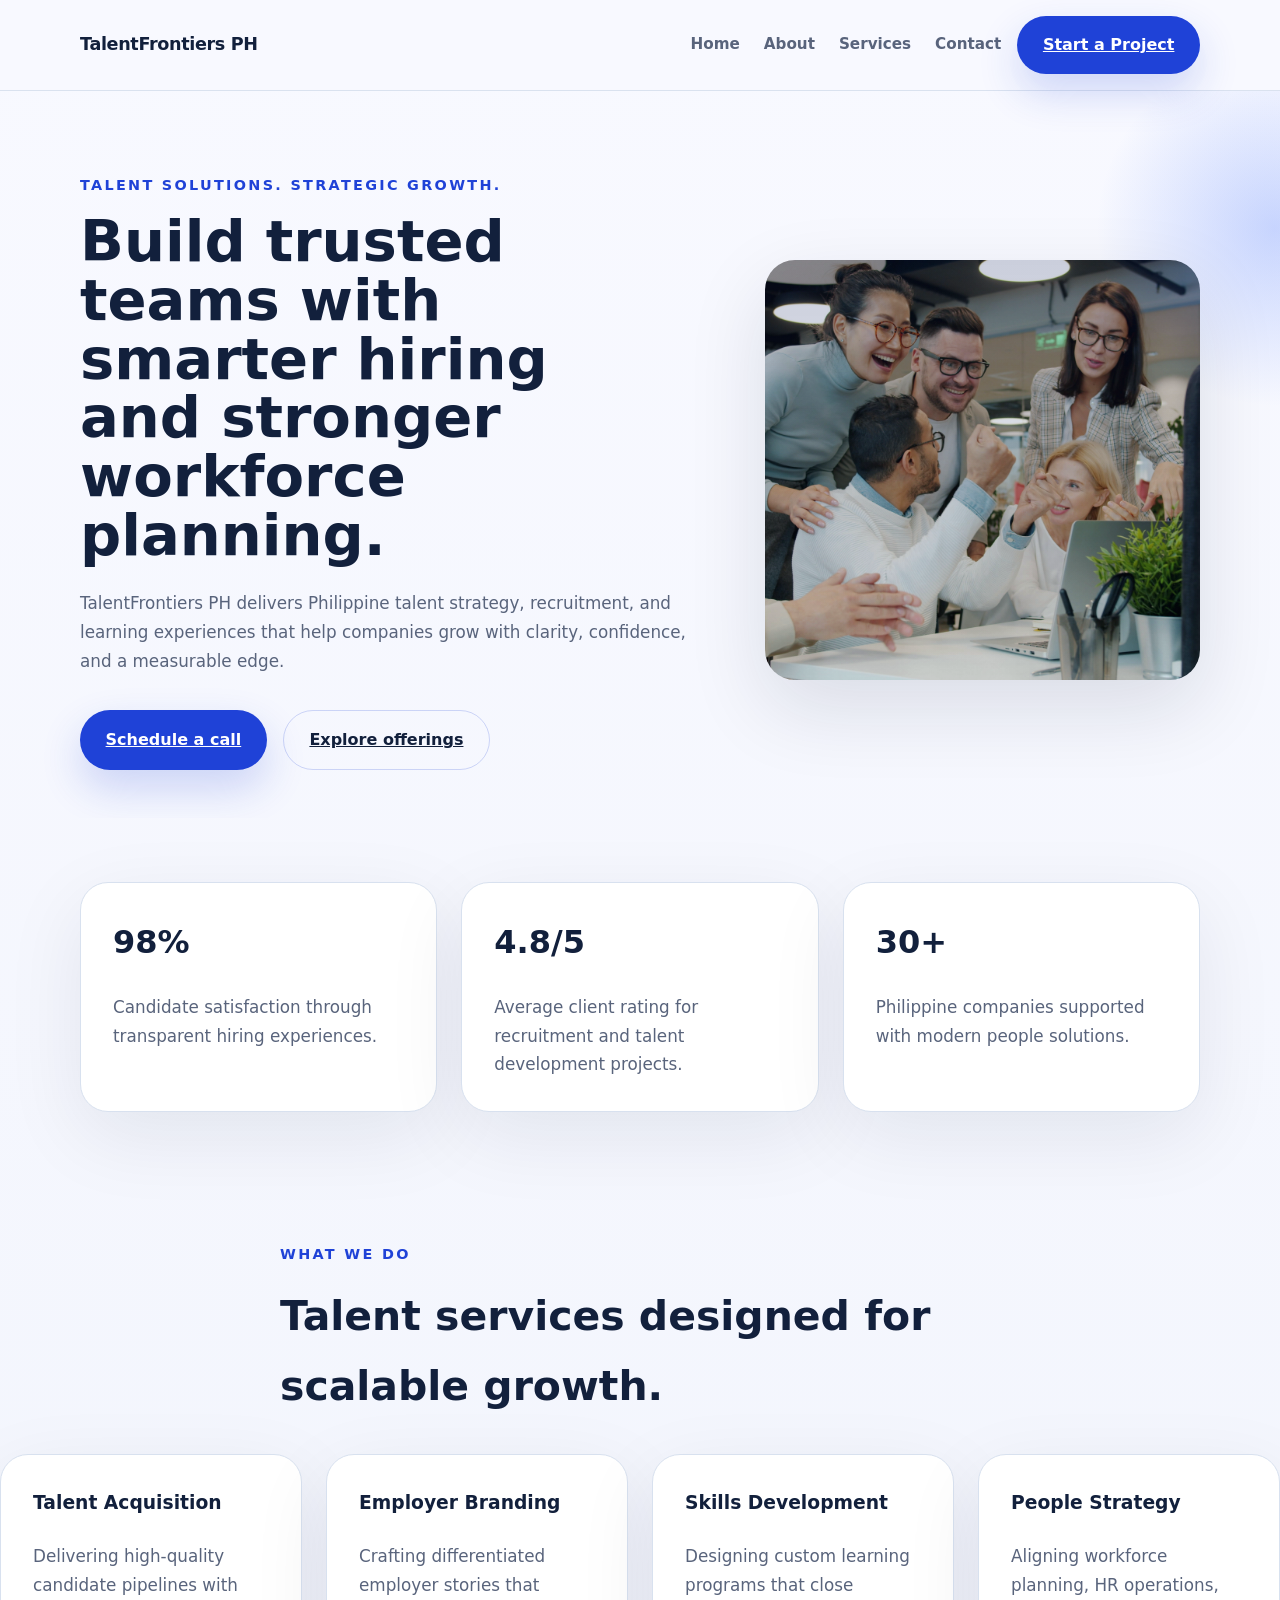
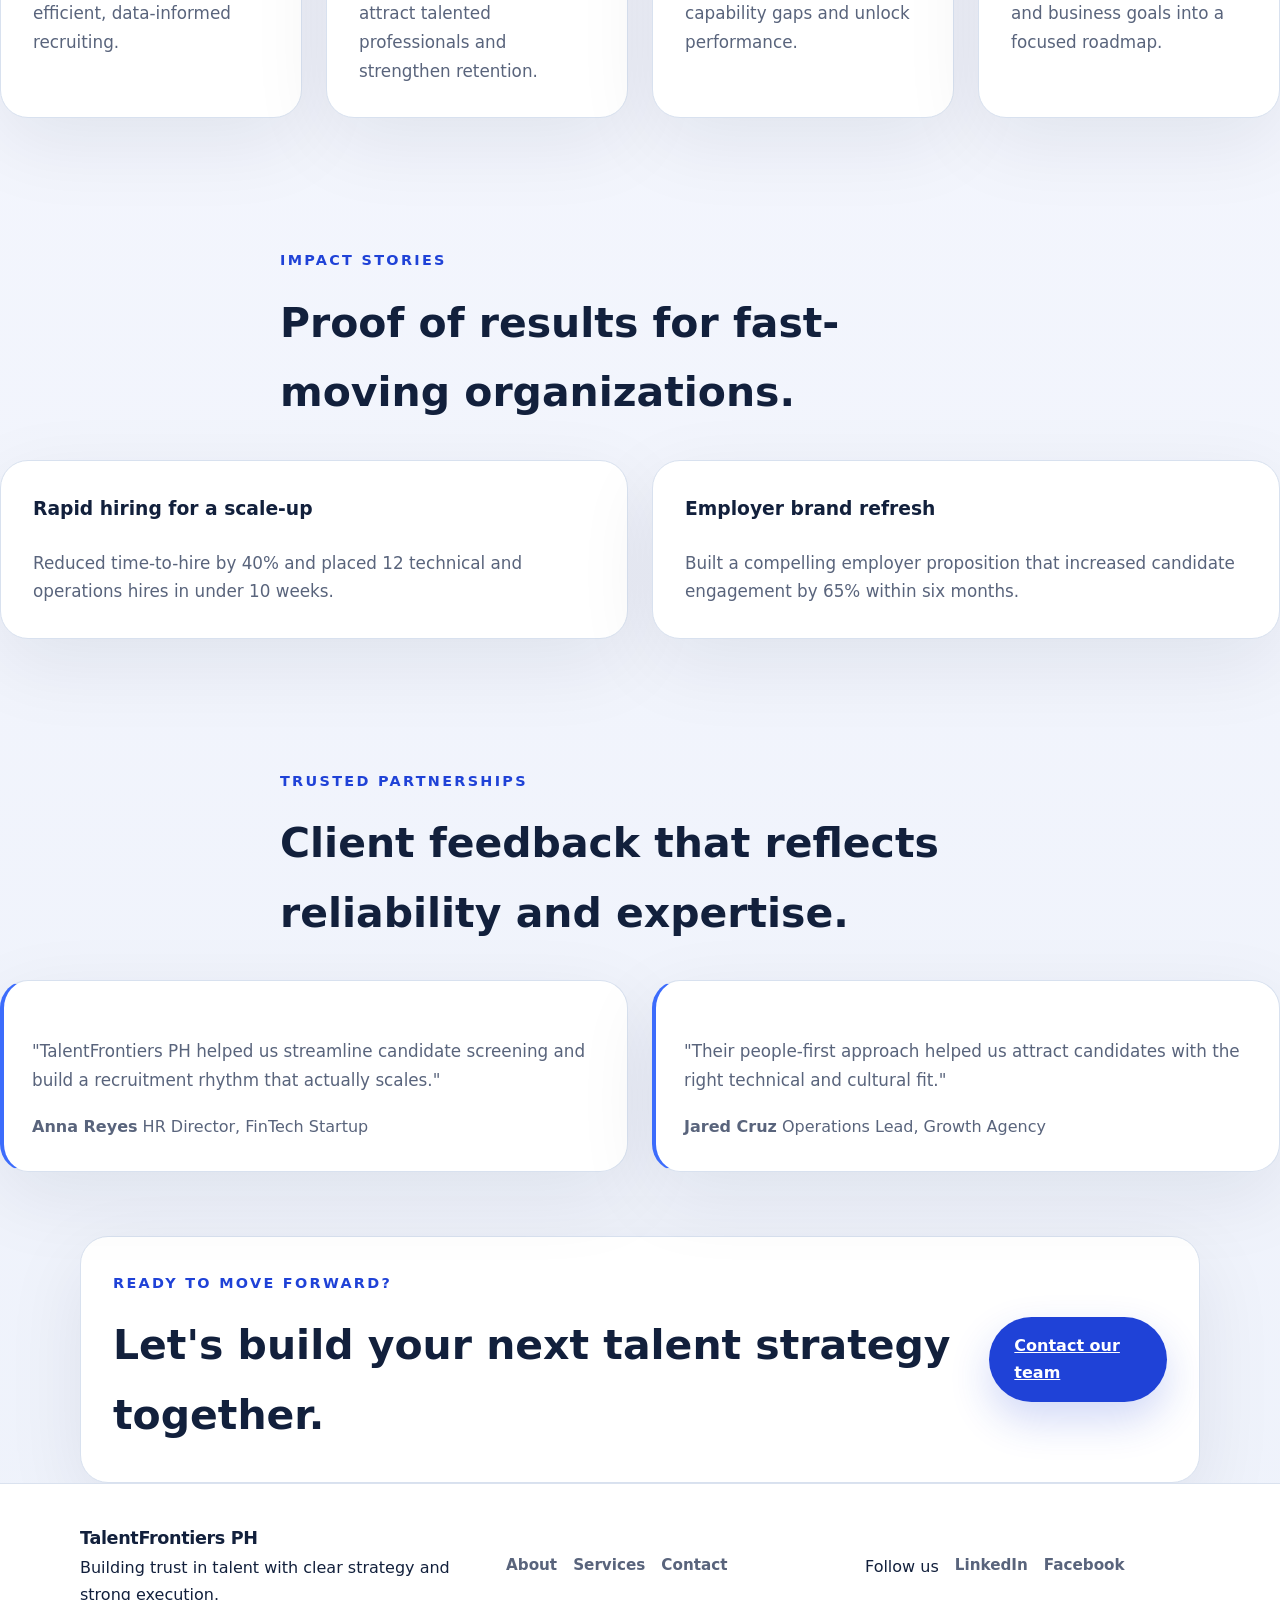
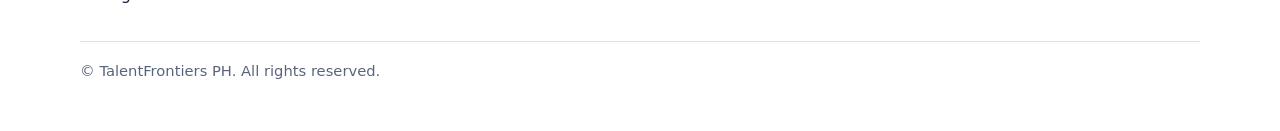
<file: index.html>
<!DOCTYPE html>
<html lang="en">
<head>
  <meta charset="UTF-8" />
  <meta name="viewport" content="width=device-width, initial-scale=1.0" />
  <title>TalentFrontiers PH</title>
  <meta name="description" content="TalentFrontiers PH provides modern talent strategy, recruitment, and learning solutions for Philippine businesses." />
  <link rel="stylesheet" href="styles-new.css" />
</head>
<body>
  <header class="site-header">
    <div class="container header-inner">
      <a href="index.html" class="brand">TalentFrontiers PH</a>
      <button class="nav-toggle" aria-label="Open navigation">
        <span></span>
        <span></span>
        <span></span>
      </button>
      <nav class="site-nav">
        <a href="index.html">Home</a>
        <a href="about.html">About</a>
        <a href="services.html">Services</a>
        <a href="contact.html">Contact</a>
      </nav>
      <a href="contact.html" class="button button-primary header-cta">Start a Project</a>
    </div>
  </header>

  <main>
    <section class="hero" id="home">
      <div class="container hero-grid">
        <div class="hero-copy">
          <span class="eyebrow">Talent Solutions. Strategic Growth.</span>
          <h1>Build trusted teams with smarter hiring and stronger workforce planning.</h1>
          <p>TalentFrontiers PH delivers Philippine talent strategy, recruitment, and learning experiences that help companies grow with clarity, confidence, and a measurable edge.</p>
          <div class="hero-actions">
            <a href="contact.html" class="button button-primary">Schedule a call</a>
            <a href="services.html" class="button button-secondary">Explore offerings</a>
          </div>
        </div>
        <div class="hero-visual" aria-hidden="true"></div>
      </div>
    </section>

    <section class="section stats" aria-label="Performance highlights">
      <div class="container stats-grid">
        <article class="stat-card">
          <strong>98%</strong>
          <p>Candidate satisfaction through transparent hiring experiences.</p>
        </article>
        <article class="stat-card">
          <strong>4.8/5</strong>
          <p>Average client rating for recruitment and talent development projects.</p>
        </article>
        <article class="stat-card">
          <strong>30+</strong>
          <p>Philippine companies supported with modern people solutions.</p>
        </article>
      </div>
    </section>

    <section class="section services-preview" id="services">
      <div class="container section-head">
        <span class="eyebrow">What we do</span>
        <h2>Talent services designed for scalable growth.</h2>
      </div>
      <div class="service-grid">
        <article class="service-card">
          <h3>Talent Acquisition</h3>
          <p>Delivering high-quality candidate pipelines with efficient, data-informed recruiting.</p>
        </article>
        <article class="service-card">
          <h3>Employer Branding</h3>
          <p>Crafting differentiated employer stories that attract talented professionals and strengthen retention.</p>
        </article>
        <article class="service-card">
          <h3>Skills Development</h3>
          <p>Designing custom learning programs that close capability gaps and unlock performance.</p>
        </article>
        <article class="service-card">
          <h3>People Strategy</h3>
          <p>Aligning workforce planning, HR operations, and business goals into a focused roadmap.</p>
        </article>
      </div>
    </section>

    <section class="section case-studies">
      <div class="container section-head">
        <span class="eyebrow">Impact stories</span>
        <h2>Proof of results for fast-moving organizations.</h2>
      </div>
      <div class="case-grid">
        <article class="case-card">
          <h3>Rapid hiring for a scale-up</h3>
          <p>Reduced time-to-hire by 40% and placed 12 technical and operations hires in under 10 weeks.</p>
        </article>
        <article class="case-card">
          <h3>Employer brand refresh</h3>
          <p>Built a compelling employer proposition that increased candidate engagement by 65% within six months.</p>
        </article>
      </div>
    </section>

    <section class="section testimonials" id="testimonials">
      <div class="container section-head">
        <span class="eyebrow">Trusted partnerships</span>
        <h2>Client feedback that reflects reliability and expertise.</h2>
      </div>
      <div class="testimonial-grid">
        <article class="testimonial-card">
          <p>"TalentFrontiers PH helped us streamline candidate screening and build a recruitment rhythm that actually scales."</p>
          <div class="testimonial-meta">
            <strong>Anna Reyes</strong>
            <span>HR Director, FinTech Startup</span>
          </div>
        </article>
        <article class="testimonial-card">
          <p>"Their people-first approach helped us attract candidates with the right technical and cultural fit."</p>
          <div class="testimonial-meta">
            <strong>Jared Cruz</strong>
            <span>Operations Lead, Growth Agency</span>
          </div>
        </article>
      </div>
    </section>

    <section class="section callout">
      <div class="container callout-card">
        <div>
          <span class="eyebrow">Ready to move forward?</span>
          <h2>Let's build your next talent strategy together.</h2>
        </div>
        <a href="contact.html" class="button button-primary">Contact our team</a>
      </div>
    </section>
  </main>

  <footer class="site-footer">
    <div class="container footer-grid">
      <div>
        <a href="index.html" class="brand">TalentFrontiers PH</a>
        <p>Building trust in talent with clear strategy and strong execution.</p>
      </div>
      <div class="footer-links">
        <a href="about.html">About</a>
        <a href="services.html">Services</a>
        <a href="contact.html">Contact</a>
      </div>
      <div class="social-links">
        <span>Follow us</span>
        <a href="#" aria-label="LinkedIn">LinkedIn</a>
        <a href="#" aria-label="Facebook">Facebook</a>
      </div>
    </div>
    <div class="container footer-bottom">
      <p>© <span class="footer-year"></span> TalentFrontiers PH. All rights reserved.</p>
    </div>
  </footer>

  <script src="script.js" ></script>
</body>
</html>
</file>
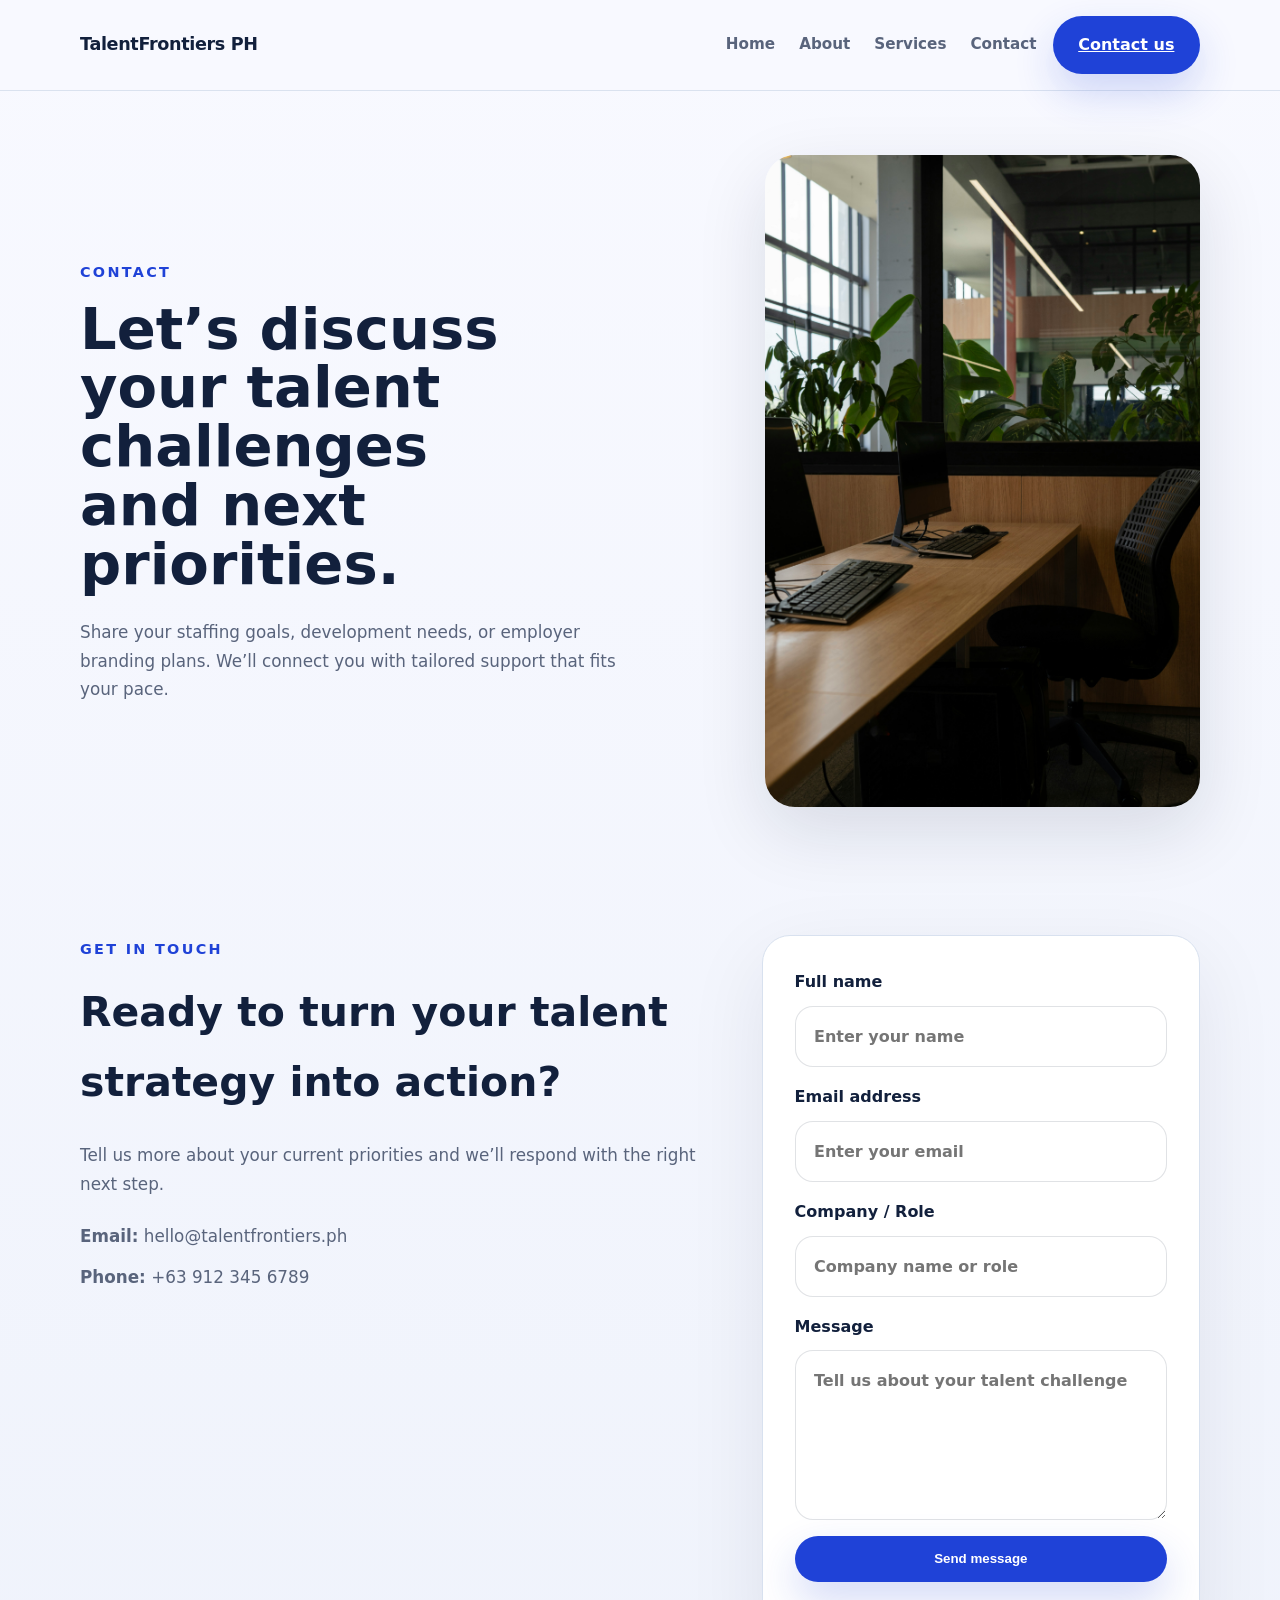
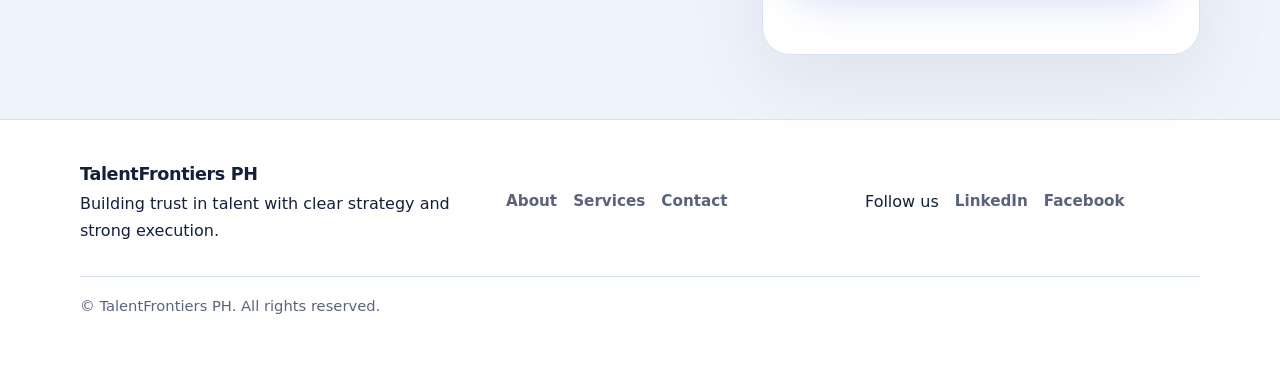
<file: contact.html>
<!DOCTYPE html>
<html lang="en">
<head>
  <meta charset="UTF-8" />
  <meta name="viewport" content="width=device-width, initial-scale=1.0" />
  <title>Contact – TalentFrontiers PH</title>
  <meta name="description" content="Contact TalentFrontiers PH for recruitment, employer branding, and people strategy support." />
  <link rel="stylesheet" href="styles-new.css" />
</head>
<body>
  <header class="site-header">
    <div class="container header-inner">
      <a href="index.html" class="brand">TalentFrontiers PH</a>
      <button class="nav-toggle" aria-label="Open navigation">
        <span></span>
        <span></span>
        <span></span>
      </button>
      <nav class="site-nav">
        <a href="index.html">Home</a>
        <a href="about.html">About</a>
        <a href="services.html">Services</a>
        <a href="contact.html">Contact</a>
      </nav>
      <a href="contact.html" class="button button-primary header-cta">Contact us</a>
    </div>
  </header>

  <main>
    <section class="section about-hero">
      <div class="container hero-grid">
        <div class="hero-copy">
          <span class="eyebrow">Contact</span>
          <h1>Let’s discuss your talent challenges and next priorities.</h1>
          <p>Share your staffing goals, development needs, or employer branding plans. We’ll connect you with tailored support that fits your pace.</p>
        </div>
        <div class="image-card">
          <img src="images/nrd-LFbIWlI0GFw-unsplash.jpg" alt="Professional conversation in a meeting" />
        </div>
      </div>
    </section>

    <section class="section contact-section">
      <div class="container section-grid">
        <div>
          <span class="eyebrow">Get in touch</span>
          <h2>Ready to turn your talent strategy into action?</h2>
          <p>Tell us more about your current priorities and we’ll respond with the right next step.</p>
          <div class="contact-details">
            <p><strong>Email:</strong> hello@talentfrontiers.ph</p>
            <p><strong>Phone:</strong> +63 912 345 6789</p>
          </div>
        </div>
        <form class="contact-form" id="contactForm">
          <label>
            Full name
            <input type="text" name="name" placeholder="Enter your name" required />
          </label>
          <label>
            Email address
            <input type="email" name="email" placeholder="Enter your email" required />
          </label>
          <label>
            Company / Role
            <input type="text" name="company" placeholder="Company name or role" required />
          </label>
          <label>
            Message
            <textarea name="message" rows="5" placeholder="Tell us about your talent challenge" required></textarea>
          </label>
          <button type="submit" class="button button-primary">Send message</button>
          <p class="form-feedback" id="formFeedback"></p>
        </form>
      </div>
    </section>
  </main>

  <footer class="site-footer">
    <div class="container footer-grid">
      <div>
        <a href="index.html" class="brand">TalentFrontiers PH</a>
        <p>Building trust in talent with clear strategy and strong execution.</p>
      </div>
      <div class="footer-links">
        <a href="about.html">About</a>
        <a href="services.html">Services</a>
        <a href="contact.html">Contact</a>
      </div>
      <div class="social-links">
        <span>Follow us</span>
        <a href="#" aria-label="LinkedIn">LinkedIn</a>
        <a href="#" aria-label="Facebook">Facebook</a>
      </div>
    </div>
    <div class="container footer-bottom">
      <p>© <span class="footer-year"></span> TalentFrontiers PH. All rights reserved.</p>
    </div>
  </footer>

  <script src="script.js"></script>
</body>
</html>
</file>
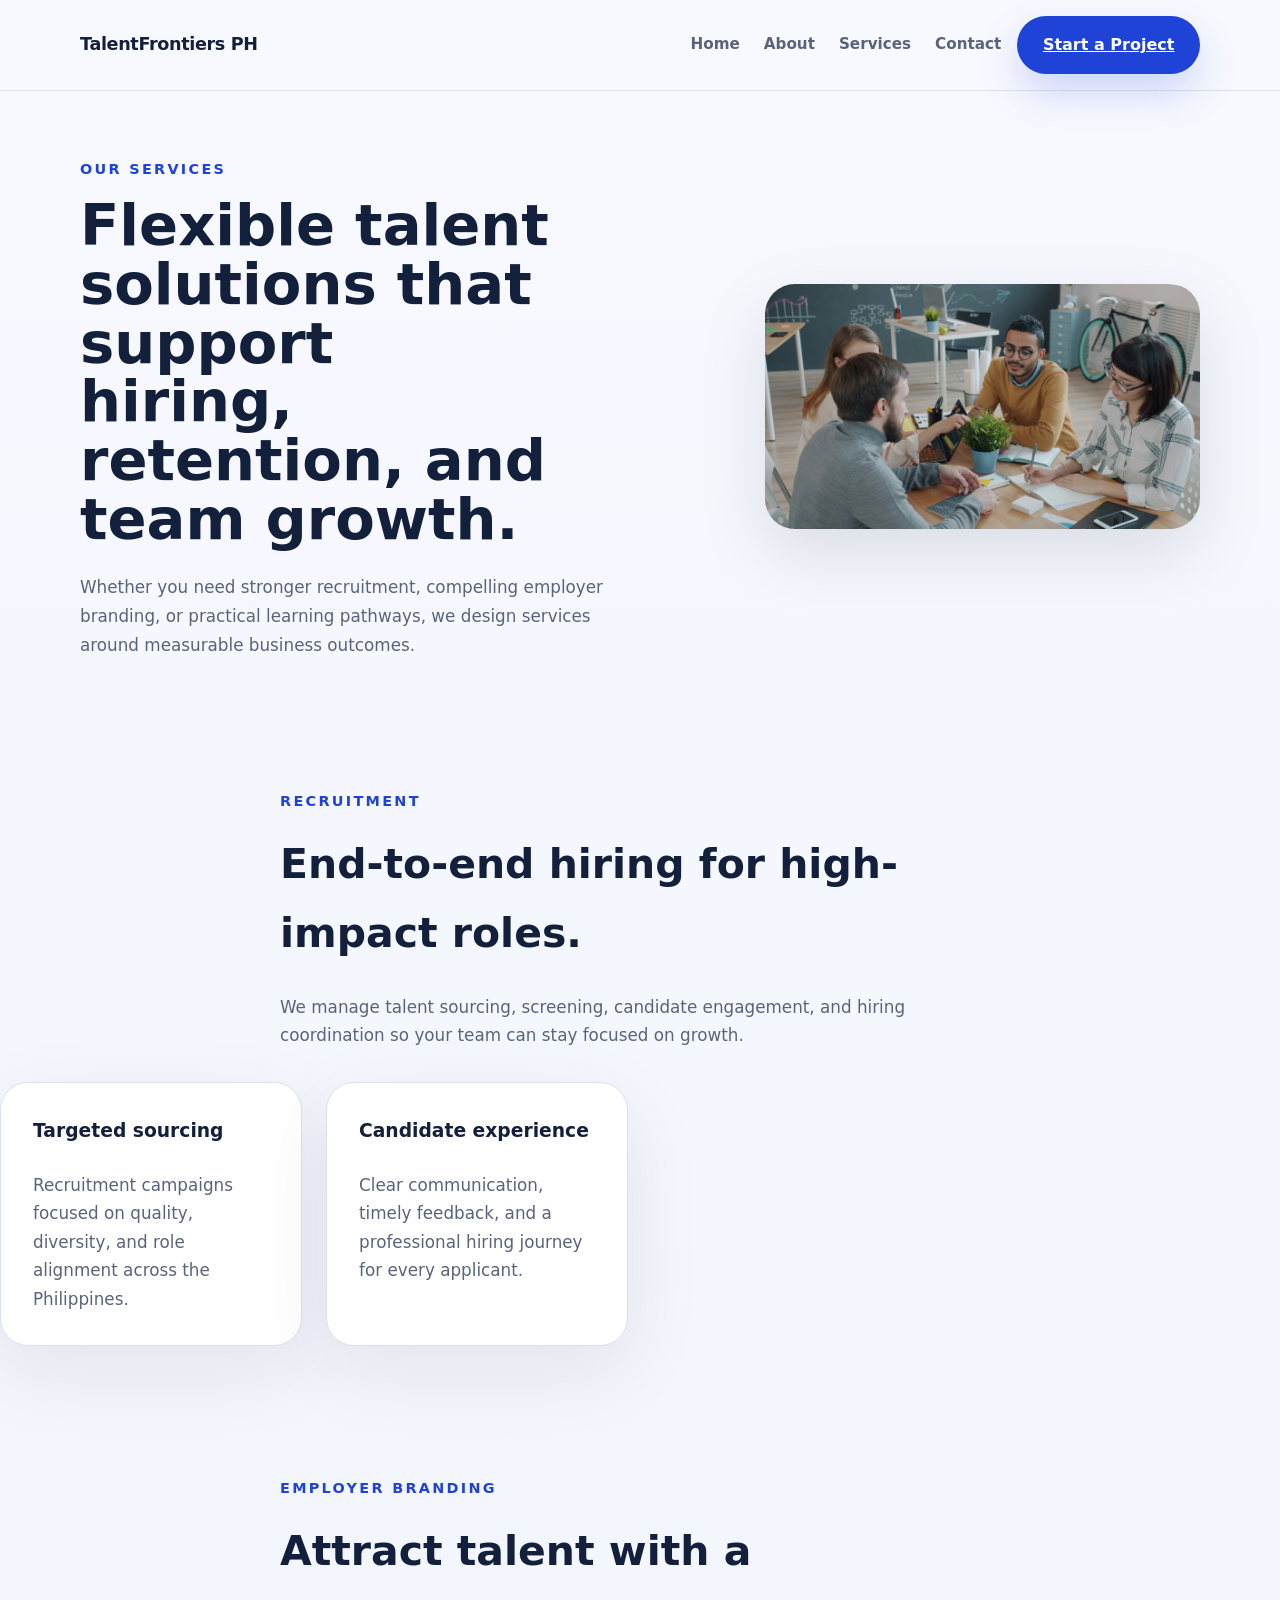
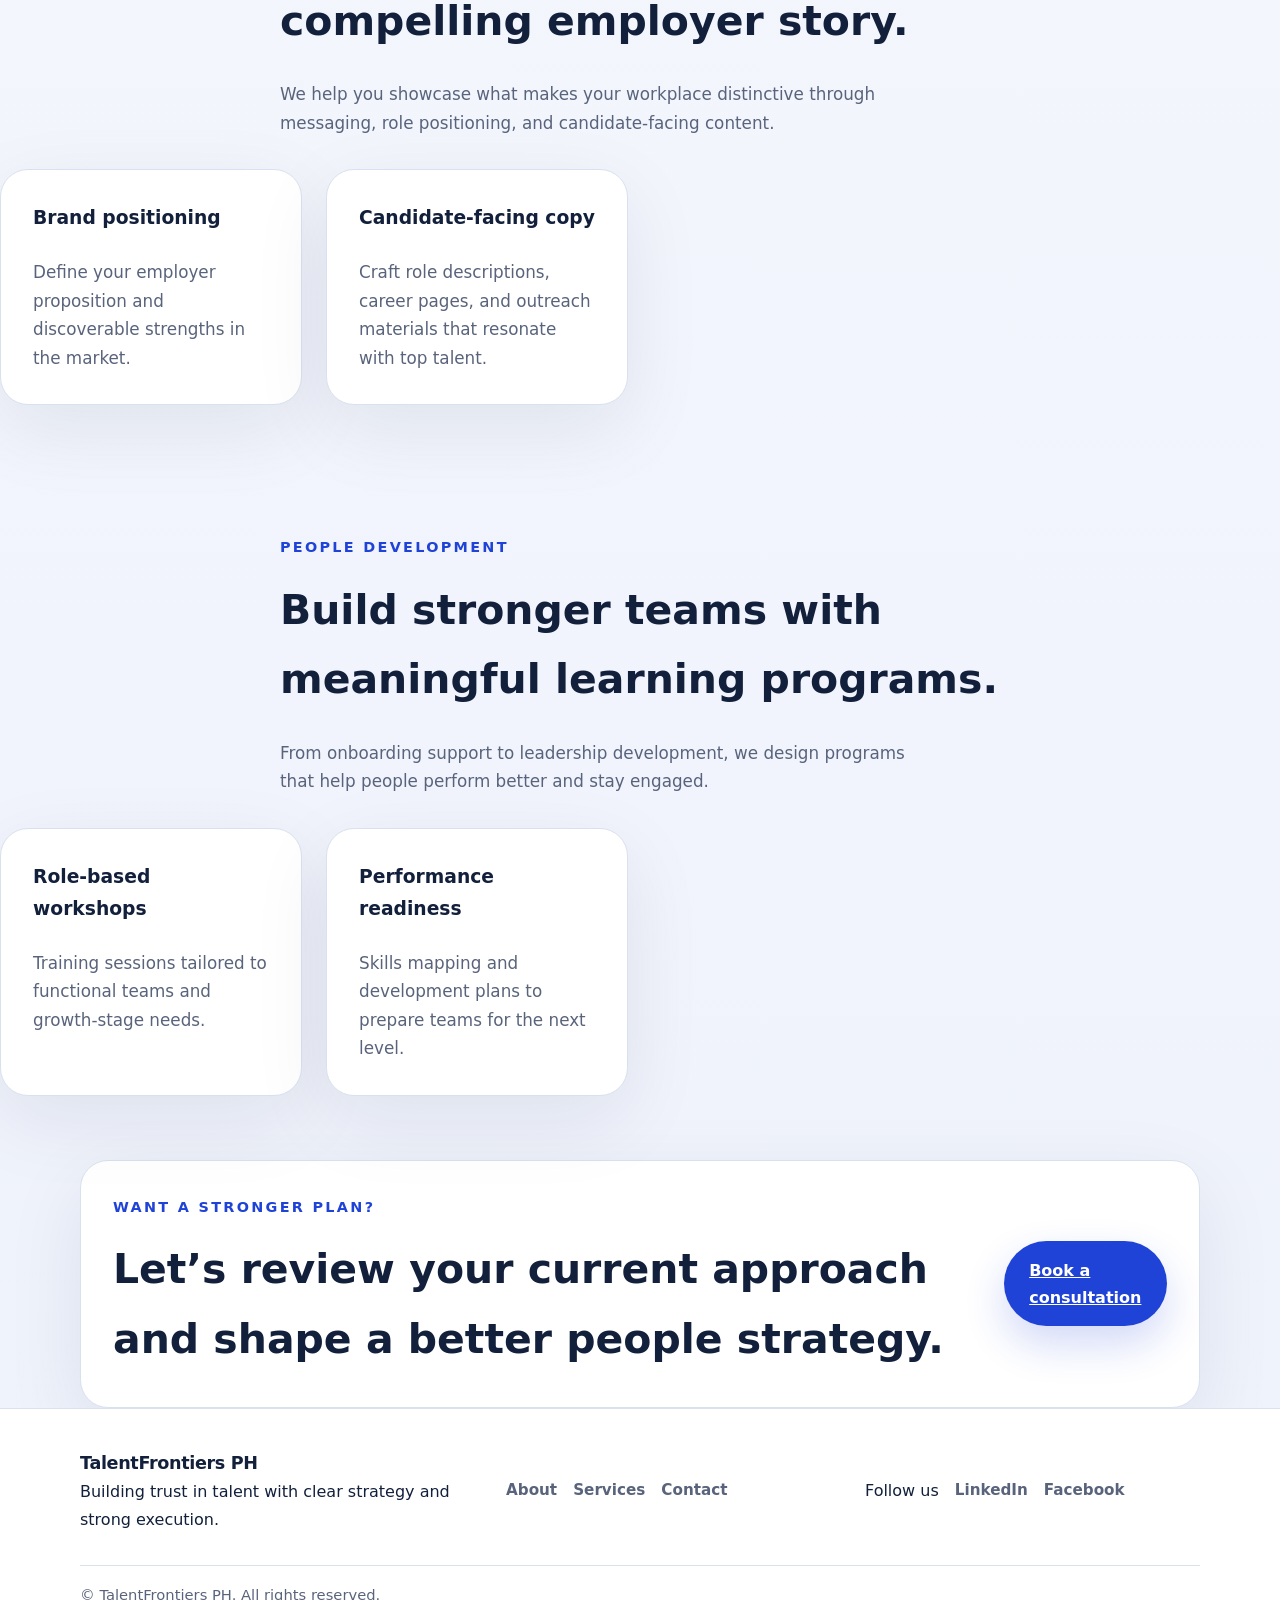
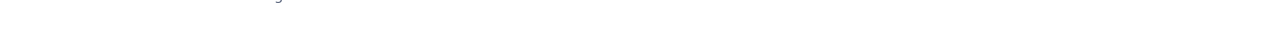
<file: services.html>
<!DOCTYPE html>
<html lang="en">
<head>
  <meta charset="UTF-8" />
  <meta name="viewport" content="width=device-width, initial-scale=1.0" />
  <title>Services – TalentFrontiers PH</title>
  <meta name="description" content="Explore TalentFrontiers PH services for recruitment, employer branding, people strategy, and learning solutions." />
  <link rel="stylesheet" href="styles-new.css" />
</head>
<body>
  <header class="site-header">
    <div class="container header-inner">
      <a href="index.html" class="brand">TalentFrontiers PH</a>
      <button class="nav-toggle" aria-label="Open navigation">
        <span></span>
        <span></span>
        <span></span>
      </button>
      <nav class="site-nav">
        <a href="index.html">Home</a>
        <a href="about.html">About</a>
        <a href="services.html">Services</a>
        <a href="contact.html">Contact</a>
      </nav>
      <a href="contact.html" class="button button-primary header-cta">Start a Project</a>
    </div>
  </header>

  <main>
    <section class="section about-hero">
      <div class="container hero-grid">
        <div class="hero-copy">
          <span class="eyebrow">Our services</span>
          <h1>Flexible talent solutions that support hiring, retention, and team growth.</h1>
          <p>Whether you need stronger recruitment, compelling employer branding, or practical learning pathways, we design services around measurable business outcomes.</p>
        </div>
        <div class="image-card">
          <img src="images/vitaly-gariev-fm4B1xWEIsU-unsplash.jpg" alt="Modern office team discussion" />
        </div>
      </div>
    </section>

    <section class="section">
      <div class="container section-head">
        <span class="eyebrow">Recruitment</span>
        <h2>End-to-end hiring for high-impact roles.</h2>
        <p>We manage talent sourcing, screening, candidate engagement, and hiring coordination so your team can stay focused on growth.</p>
      </div>
      <div class="service-grid">
        <article class="service-card">
          <h3>Targeted sourcing</h3>
          <p>Recruitment campaigns focused on quality, diversity, and role alignment across the Philippines.</p>
        </article>
        <article class="service-card">
          <h3>Candidate experience</h3>
          <p>Clear communication, timely feedback, and a professional hiring journey for every applicant.</p>
        </article>
      </div>
    </section>

    <section class="section">
      <div class="container section-head">
        <span class="eyebrow">Employer branding</span>
        <h2>Attract talent with a compelling employer story.</h2>
        <p>We help you showcase what makes your workplace distinctive through messaging, role positioning, and candidate-facing content.</p>
      </div>
      <div class="service-grid">
        <article class="service-card">
          <h3>Brand positioning</h3>
          <p>Define your employer proposition and discoverable strengths in the market.</p>
        </article>
        <article class="service-card">
          <h3>Candidate-facing copy</h3>
          <p>Craft role descriptions, career pages, and outreach materials that resonate with top talent.</p>
        </article>
      </div>
    </section>

    <section class="section">
      <div class="container section-head">
        <span class="eyebrow">People development</span>
        <h2>Build stronger teams with meaningful learning programs.</h2>
        <p>From onboarding support to leadership development, we design programs that help people perform better and stay engaged.</p>
      </div>
      <div class="service-grid">
        <article class="service-card">
          <h3>Role-based workshops</h3>
          <p>Training sessions tailored to functional teams and growth-stage needs.</p>
        </article>
        <article class="service-card">
          <h3>Performance readiness</h3>
          <p>Skills mapping and development plans to prepare teams for the next level.</p>
        </article>
      </div>
    </section>

    <section class="section callout">
      <div class="container callout-card">
        <div>
          <span class="eyebrow">Want a stronger plan?</span>
          <h2>Let’s review your current approach and shape a better people strategy.</h2>
        </div>
        <a href="contact.html" class="button button-primary">Book a consultation</a>
      </div>
    </section>
  </main>

  <footer class="site-footer">
    <div class="container footer-grid">
      <div>
        <a href="index.html" class="brand">TalentFrontiers PH</a>
        <p>Building trust in talent with clear strategy and strong execution.</p>
      </div>
      <div class="footer-links">
        <a href="about.html">About</a>
        <a href="services.html">Services</a>
        <a href="contact.html">Contact</a>
      </div>
      <div class="social-links">
        <span>Follow us</span>
        <a href="#" aria-label="LinkedIn">LinkedIn</a>
        <a href="#" aria-label="Facebook">Facebook</a>
      </div>
    </div>
    <div class="container footer-bottom">
      <p>© <span class="footer-year"></span> TalentFrontiers PH. All rights reserved.</p>
    </div>
  </footer>

  <script src="script.js"></script>
</body>
</html>
</file>
<file: styles-new.css>
:root {
  --bg: #f8f9ff;
  --surface: #ffffff;
  --surface-strong: #eef4ff;
  --text: #12203c;
  --muted: #59647c;
  --primary: #1f42d7;
  --accent: #3c6cfc;
  --border: #d8e1ef;
  --shadow: 0 24px 90px rgba(18, 28, 52, 0.08);
}

* {
  box-sizing: border-box;
}

html {
  scroll-behavior: smooth;
}

body {
  margin: 0;
  font-family: Inter, system-ui, -apple-system, BlinkMacSystemFont, "Segoe UI", sans-serif;
  color: var(--text);
  background: linear-gradient(180deg, #f8f9ff 0%, #eef2fb 100%);
  line-height: 1.7;
}

img {
  max-width: 100%;
  display: block;
  border-radius: 24px;
}

.container {
  width: min(1120px, calc(100% - 2rem));
  margin: 0 auto;
}

.site-header {
  position: sticky;
  top: 0;
  z-index: 20;
  backdrop-filter: blur(18px);
  background: rgba(248, 249, 255, 0.92);
  border-bottom: 1px solid rgba(216, 225, 239, 0.95);
}

.header-inner {
  display: flex;
  align-items: center;
  gap: 1rem;
  padding: 1rem 0;
}

.brand {
  font-size: 1.1rem;
  font-weight: 700;
  letter-spacing: -0.02em;
  color: var(--text);
  text-decoration: none;
}

.site-nav {
  display: flex;
  gap: 1.5rem;
  margin-left: auto;
  align-items: center;
}

.site-nav a,
.footer-links a,
.social-links a {
  color: var(--muted);
  text-decoration: none;
  font-size: 0.95rem;
  font-weight: 600;
  transition: color 0.25s ease;
}

.site-nav a:hover,
.footer-links a:hover,
.social-links a:hover {
  color: var(--text);
}

.nav-toggle {
  display: none;
  background: none;
  border: none;
  padding: 0;
  cursor: pointer;
}

.nav-toggle span {
  display: block;
  width: 1.75rem;
  height: 0.2rem;
  margin-bottom: 0.35rem;
  border-radius: 999px;
  background: var(--text);
}

.header-cta {
  padding: 0.95rem 1.4rem;
  white-space: nowrap;
}

.button {
  display: inline-flex;
  align-items: center;
  justify-content: center;
  border: none;
  border-radius: 999px;
  padding: 0.95rem 1.6rem;
  font-weight: 600;
  cursor: pointer;
  transition: transform 0.25s ease, box-shadow 0.25s ease, background-color 0.25s ease;
}

.button:hover {
  transform: translateY(-1px);
}

.button-primary {
  background: var(--primary);
  color: #fff;
  box-shadow: 0 18px 42px rgba(31, 66, 215, 0.2);
}

.button-secondary {
  background: transparent;
  color: var(--text);
  border: 1px solid rgba(31, 66, 215, 0.2);
}

.button-secondary:hover {
  background: rgba(31, 66, 215, 0.08);
}

.hero {
  position: relative;
  padding: 5rem 0 3rem;
  overflow: hidden;
}

.hero::before {
  content: "";
  position: absolute;
  top: -10%;
  right: -16%;
  width: 420px;
  height: 420px;
  border-radius: 50%;
  background: radial-gradient(circle, rgba(60,108,252,0.26) 0%, rgba(60,108,252,0) 60%);
  pointer-events: none;
}

.hero-grid,
.section-grid {
  display: grid;
  grid-template-columns: 1.2fr 0.8fr;
  gap: 2rem;
  align-items: center;
}

.hero-copy {
  max-width: 660px;
}

.about-hero .hero-copy {
  max-width: 560px;
}

.eyebrow {
  display: inline-block;
  margin-bottom: 1rem;
  font-size: 0.9rem;
  font-weight: 700;
  color: var(--primary);
  text-transform: uppercase;
  letter-spacing: 0.16em;
}

h1,
h2,
h3 {
  margin: 0;
  color: var(--text);
}

h1 {
  font-size: clamp(2.4rem, 4.5vw, 4.5rem);
  line-height: 1.02;
  max-width: 12ch;
}

h2 {
  font-size: clamp(2rem, 3.2vw, 2.8rem);
}

p {
  margin: 0;
}

.hero-copy p,
.section p,
.testimonial-card p {
  margin-top: 1.5rem;
  max-width: 60ch;
  color: var(--muted);
  font-size: 1.05rem;
}

.hero-actions {
  margin-top: 2.2rem;
  display: flex;
  flex-wrap: wrap;
  gap: 1rem;
}

.hero-visual {
  min-height: 420px;
  border-radius: 30px;
  background: linear-gradient(180deg, rgba(17,35,96,0.22), rgba(17,35,96,0.06)), url('images/vitaly-gariev-jPLvaZ06uy0-unsplash.jpg') center / cover no-repeat;
  box-shadow: 0 28px 80px rgba(18, 28, 52, 0.12);
}

.image-card {
  overflow: hidden;
  border-radius: 30px;
  box-shadow: 0 24px 70px rgba(18, 28, 52, 0.12);
}

.section {
  padding: 4rem 0;
}

.section-head {
  max-width: 720px;
  margin-bottom: 2rem;
}

.stats-grid,
.service-grid,
.case-grid,
.testimonial-grid,
.footer-grid,
.section-grid {
  display: grid;
  gap: 1.5rem;
}

.stats-grid {
  grid-template-columns: repeat(3, minmax(0, 1fr));
}

.stat-card,
.service-card,
.case-card,
.testimonial-card,
.callout-card,
.contact-form {
  border-radius: 28px;
  background: var(--surface);
  border: 1px solid var(--border);
  box-shadow: 0 24px 80px rgba(18, 28, 52, 0.08);
  padding: 2rem;
}

.stat-card strong {
  display: block;
  font-size: 2rem;
  margin-bottom: 0.75rem;
  color: var(--text);
}

.service-grid {
  grid-template-columns: repeat(4, minmax(0, 1fr));
}

.service-card {
  transition: transform 0.3s ease, box-shadow 0.3s ease, border-color 0.3s ease;
}

.service-card:hover {
  transform: translateY(-6px);
  box-shadow: 0 30px 85px rgba(18, 28, 52, 0.12);
  border-color: rgba(31, 66, 215, 0.18);
}

.case-grid {
  grid-template-columns: repeat(2, minmax(0, 1fr));
}

.testimonial-grid {
  grid-template-columns: repeat(2, minmax(0, 1fr));
}

.testimonial-card {
  border-left: 4px solid var(--accent);
  padding-left: 1.75rem;
}

.testimonial-meta {
  margin-top: 1.25rem;
  color: var(--muted);
  line-height: 1.5;
}

.callout {
  padding: 0;
}

.callout-card {
  display: flex;
  justify-content: space-between;
  align-items: center;
  gap: 1rem;
}

.contact-section .section-grid {
  align-items: start;
}

.contact-details {
  margin-top: 1.5rem;
  color: var(--muted);
}

.contact-details p {
  margin: 0.75rem 0;
}

.contact-form {
  display: grid;
  gap: 1rem;
}

.contact-form label {
  display: grid;
  gap: 0.65rem;
  font-weight: 600;
  color: var(--text);
}

.contact-form input,
.contact-form textarea {
  width: 100%;
  border: 1px solid rgba(86, 98, 113, 0.18);
  background: #fff;
  border-radius: 18px;
  padding: 1rem 1.15rem;
  font: inherit;
  color: var(--text);
}

.contact-form textarea {
  resize: vertical;
}

.form-feedback {
  margin-top: 0.5rem;
  font-size: 0.95rem;
  color: #206a5d;
}

.site-footer {
  padding: 2.5rem 0 3rem;
  border-top: 1px solid rgba(216, 225, 239, 0.95);
  background: #fff;
}

.footer-grid {
  grid-template-columns: 1.2fr 1fr 1fr;
  align-items: center;
}

.footer-links,
.social-links {
  display: flex;
  gap: 1rem;
  flex-wrap: wrap;
  align-items: center;
}

.footer-bottom {
  margin-top: 2rem;
  padding-top: 1rem;
  border-top: 1px solid rgba(216, 225, 239, 0.95);
  color: var(--muted);
  font-size: 0.92rem;
}

@media (max-width: 1060px) {
  .hero-grid,
  .stats-grid,
  .service-grid,
  .case-grid,
  .testimonial-grid,
  .footer-grid,
  .callout-card,
  .section-grid {
    grid-template-columns: 1fr;
  }

  .callout-card {
    text-align: center;
  }
}

@media (max-width: 860px) {
  .site-nav {
    position: absolute;
    top: 100%;
    left: 0;
    right: 0;
    background: rgba(248, 249, 255, 0.98);
    padding: 1.5rem 1.5rem 2rem;
    flex-direction: column;
    gap: 1rem;
    transform: translateY(-110%);
    opacity: 0;
    pointer-events: none;
    transition: transform 0.25s ease, opacity 0.25s ease;
  }

  .site-header.open .site-nav {
    transform: translateY(0);
    opacity: 1;
    pointer-events: auto;
  }

  .nav-toggle {
    display: inline-flex;
    margin-left: auto;
  }

  .header-cta {
    display: none;
  }
}

@media (max-width: 640px) {
  body {
    font-size: 0.98rem;
  }

  .hero {
    padding-top: 3.5rem;
  }

  .hero-actions {
    flex-direction: column;
    align-items: stretch;
  }

  .hero-visual {
    min-height: 300px;
  }

  .service-card,
  .case-card,
  .testimonial-card,
  .callout-card,
  .contact-form {
    padding: 1.5rem;
  }

  .section {
    padding: 3rem 0;
  }
}
</file>
